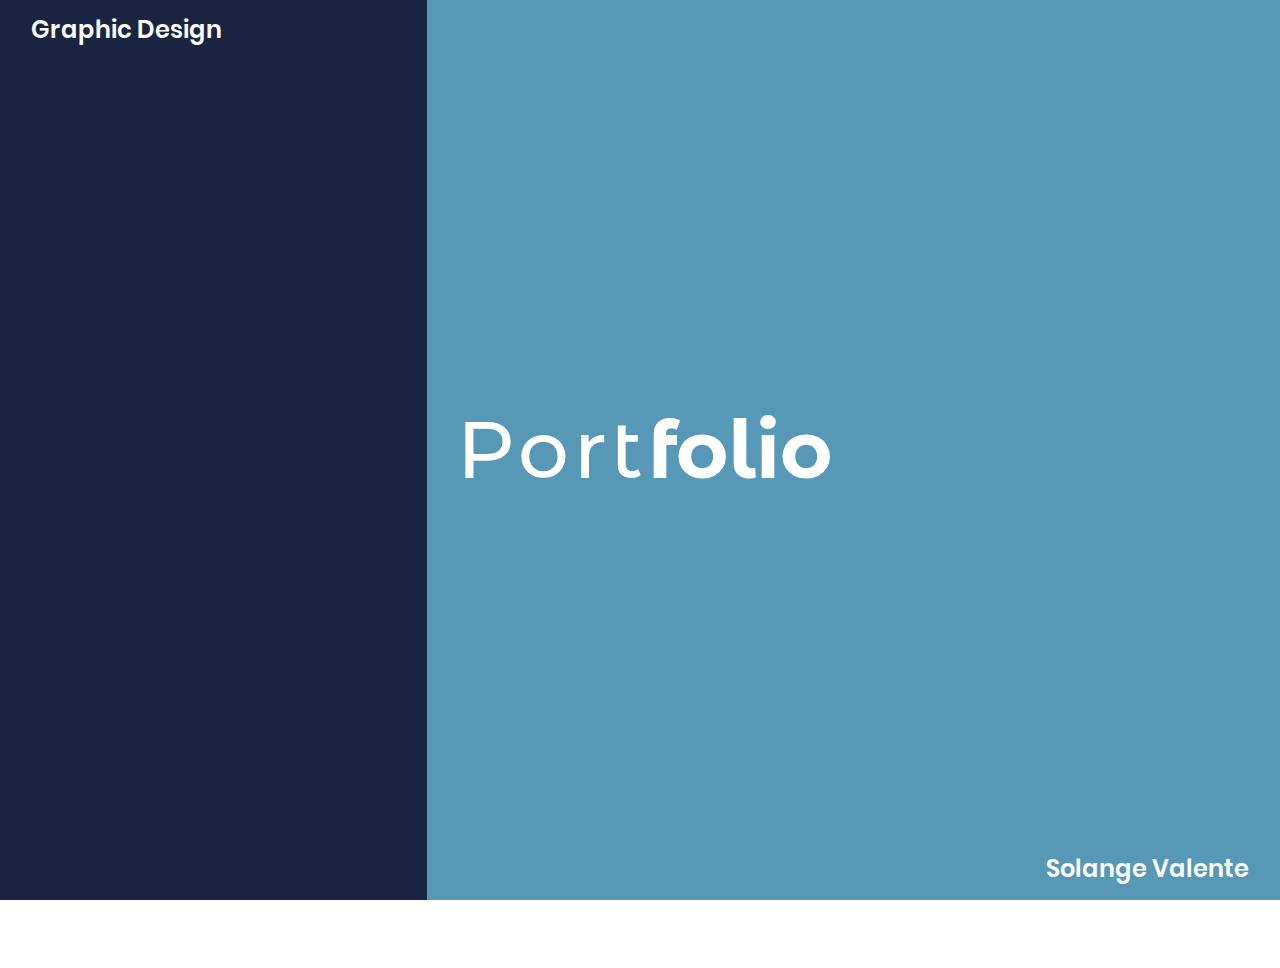
<file: index.html>
<!doctype html>
<html lang="es">
<head>
    <meta charset="UTF-8"/>
    <title>Portfolio</title>
    <meta name="theme-color" content="#3c790a">
    <meta name="author" content="Solange Valente">
    <meta name="keywords" content="portfolio, graphic design, cv">
    <meta name="viewport" content="width=device-width, initial-scale=1.0, maximum-scale=1.0, user-scalable=no, shrink-to-fit=no">
    <link href="css/mobile.css" rel="stylesheet" media="all and (max-width: 992px)">
    <link href="css/desktop.css" rel="stylesheet" media="all and (min-width: 993px)">
</head>
<body>
<!-- Landing -->

<section class="landing">
    <div class="row h-100">
        <div class="col-sm-12 col-md-4 col-lg-4 fondo-azul"><h1 class="d-block landing__trabajo">Graphic Design</h1></div>
        <div class="col-sm-12 col-md-4 col-lg-4 fondo-celeste">
            <div class="row align-items-center h-100">
                <div class="col-12"></div>
                <div class="col-12 logotipo text-center">
                    <span class="logotipo-uno">Port</span><span class="logotipo-dos">folio</span>
                </div>
                <div class="col-12 demo" id="flecha">
                    <a class="landing__link" href="_about.html">
                        <span></span>
                        <span></span>
                        <span></span>
                    </a>
                </div>
            </div>
        </div>
        <div class="col-sm-12 col-md-4 col-lg-4 fondo-celeste d-flex justify-content-end align-items-end">
            <h1 class="d-block landing__nombre">Solange Valente</h1>
        </div>
    </div>
</section>

<!-- End Landing -->



<!-- JavaScript y Jquery importados -->
    <!-- Bootstrap -->
    <script src="js/jquery-3.5.1.min.js"></script>
    <script src="js/bootstrap.bundle.min.js"></script>
    <!-- Aos -->
    <script src="js/aos.js"></script>
    <script>
        AOS.init();
    </script>
<!-- End JavaScript y Jquery importados -->
</body>
</html>
</file>
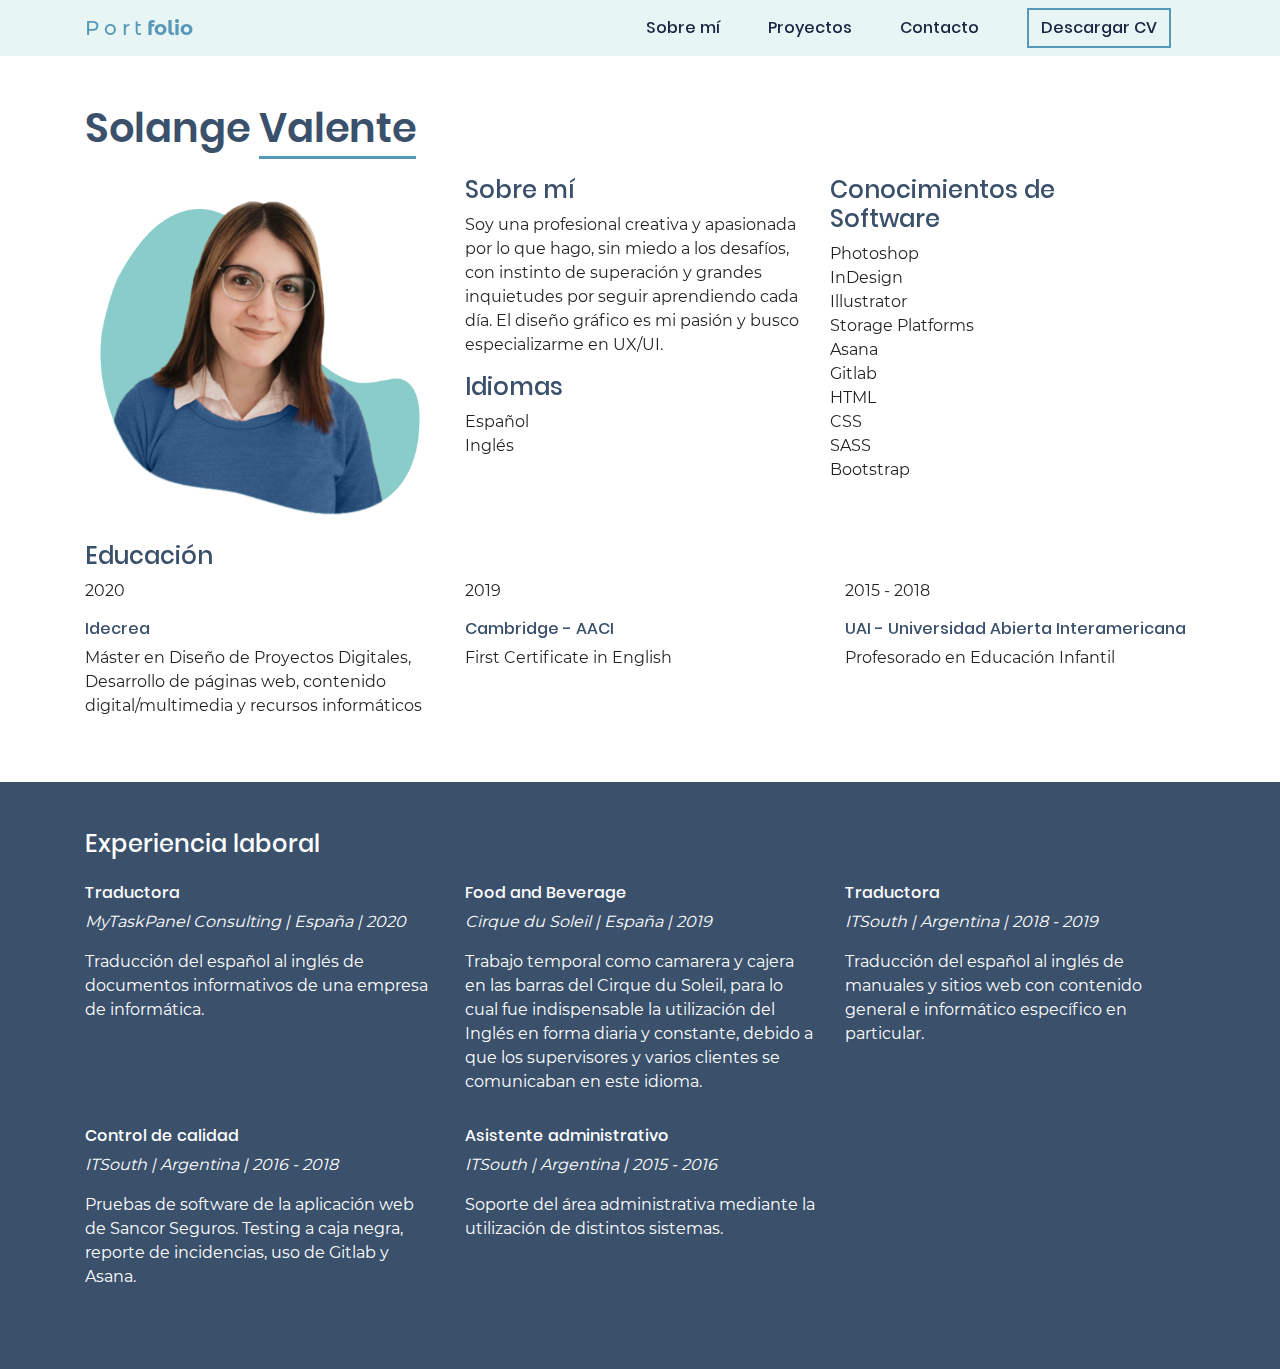
<file: _about.html>
<!DOCTYPE html>
<html lang="en">
<head>
    <meta charset="UTF-8">
    <title>Portfolio</title>
    <meta name="theme-color" content="#3c790a">
    <meta name="author" content="Solange Valente">
    <meta name="keywords" content="portfolio, graphic design, cv">
    <meta name="viewport" content="width=device-width, initial-scale=1.0, maximum-scale=1.0, user-scalable=no, shrink-to-fit=no">
    <link href="css/mobile.css" rel="stylesheet" media="all and (max-width: 992px)">
    <link href="css/desktop.css" rel="stylesheet" media="all and (min-width: 993px)">
</head>
<body>
<!-- Barra de Menú -->
<header class="header headroom">
    <nav class="menu navbar navbar-expand-lg navbar-light">
        <div class="container">
            <a class="navbar-brand logotipo" href="index.html">
                <span class="logotipo-uno">Port</span><span class="logotipo-dos">folio</span>
            </a>
            <button class="navbar-toggler" type="button"
                    aria-controls="navbarSupportedContent" aria-expanded="false" aria-label="Toggle navigation"
                    onclick="document.querySelector('#navbarSupportedContent').classList.toggle('show')">
                <span class="navbar-toggler-icon"></span>
            </button>
            <div class="menu__navbar collapse navbar-collapse" id="navbarSupportedContent">
                <ul class="navbar-nav menu__ul" id="navbar-nav">
                    <li class="nav-item"><a href="_about.html" class="menu__link mx-4 text-center">Sobre mí</a>
                    </li>
                    <li class="nav-item"><a href="_proyectos.html" class="menu__link mx-4 text-center">Proyectos</a>
                    </li>
                    <li class="nav-item"><a href="_contacto.html" class="menu__link mx-4 text-center">Contacto</a>
                    </li>
                    <li class="nav-item"><a href="docs/cv_solange-valente.pdf" download class="menu__boton btn btn-outline mx-4 text-center">Descargar CV</a>
                    </li>
                </ul>
            </div>
        </div>
    </nav>
</header>
<!-- End Barra de Menú -->

<!-- Sobre mí -->
<section class="about mt-menu" id="about">
    <div class="container py-5">
        <div class="row">
            <div class="col-sm-12 mb-3"><h1 class="about__nombre">Solange <span class="borde-verde">Valente</span></h1></div>
            <div class="col-sm-12 col-md-6 col-lg-4 mb-3"
                 data-aos="fade-right"
                 data-aos-duration="1500"
                 data-aos-easing="ease-in-sine">
                <img class="w-100" src="img/cv%20versión%201%20sin%20fondo.png" alt="">
            </div>
            <div class="col-sm-12 col-md-6 col-lg-8 row"
                 data-aos="fade-left"
                 data-aos-duration="1500"
                 data-aos-easing="ease-in-sine">
                <div class="col-sm-12 col-md-12 col-lg-6">
                    <h2>Sobre mí</h2>
                    <p class="mb-3">Soy una profesional creativa y apasionada por lo que hago, sin miedo a los desafíos, con
                        instinto de superación y grandes inquietudes por seguir aprendiendo cada día. El diseño
                        gráfico es mi pasión y busco especializarme en UX/UI.</p>
                    <h2>Idiomas</h2>
                    <p class="my-0">Español</p>
                    <p class="mb-3">Inglés</p>
                </div>
                <div class="col-sm-12 col-md-12 col-lg-6 mb-3" data-aos="fade-left"
                     data-aos-duration="1500"
                     data-aos-easing="ease-in-sine">
                    <h2>Conocimientos de Software</h2>
                    <p class="mb-0">Photoshop </p>
                    <p class="my-0">InDesign</p>
                    <p class="my-0">Illustrator</p>
                    <p class="my-0">Storage Platforms</p>
                    <p class="my-0">Asana</p>
                    <p class="my-0">Gitlab</p>
                    <p class="my-0">HTML</p>
                    <p class="my-0">CSS</p>
                    <p class="my-0">SASS</p>
                    <p class="mt-0">Bootstrap</p>
                </div>
            </div>
            <div class="col-12 educacion" data-aos="fade-right"
                 data-aos-duration="1500"
                 data-aos-easing="ease-in-sine">
                <h2>Educación</h2>
                <div class="row">
                    <div class="col-sm-12 col-md-6 col-lg-4">
                        <p class="educacion__año">2020</p>
                        <h3 class="educacion__lugar">Idecrea</h3>
                        <p class="educacion__descripcion">
                            Máster en Diseño de Proyectos Digitales, Desarrollo de páginas web, contenido digital/multimedia y recursos informáticos
                        </p>
                    </div>
                    <div class="col-sm-12 col-md-6 col-lg-4">
                        <p class="educacion__año">2019</p>
                        <h3 class="educacion__lugar">Cambridge - AACI</h3>
                        <p class="educacion__descripcion">
                            First Certificate in English
                        </p>
                    </div>
                    <div class="col-sm-12 col-md-6 col-lg-4">
                        <p class="educacion__año">2015 - 2018</p>
                        <h3 class="educacion__lugar">UAI - Universidad Abierta Interamericana</h3>
                        <p class="educacion__descripcion">
                            Profesorado en Educación Infantil
                        </p>
                    </div>
                </div>
            </div>
        </div>
    </div>
    <div class="experiencia py-5">
        <div class="container">
            <div class="row">
                <div class="col-12">
                    <h2 class="mb-4">Experiencia laboral</h2>
                    <div class="row">
                        <div class="col-sm-12 col-md-6 col-lg-4 mb-3">
                            <h3 class="experiencia__puesto">Traductora</h3>
                            <p class="experiencia__lugar font-italic">MyTaskPanel Consulting | España | 2020</p>
                            <p class="experiencia__descripcion">
                                Traducción del español al inglés de documentos informativos de una empresa de informática.
                            </p>
                        </div>
                        <div class="col-sm-12 col-md-6 col-lg-4 mb-3">
                            <h3 class="experiencia__puesto">Food and Beverage</h3>
                            <p class="experiencia__lugar font-italic">Cirque du Soleil | España | 2019</p>
                            <p class="experiencia__descripcion">
                                Trabajo temporal como camarera y cajera en las barras del Cirque du Soleil, para lo cual fue indispensable la utilización del Inglés en forma diaria y constante, debido a que los supervisores y varios clientes se comunicaban en este idioma.
                            </p>
                        </div>
                        <div class="col-sm-12 col-md-6 col-lg-4 mb-3">
                            <h3 class="experiencia__puesto">Traductora</h3>
                            <p class="experiencia__lugar font-italic">ITSouth | Argentina | 2018 - 2019</p>
                            <p class="experiencia__descripcion">
                                Traducción del español al inglés de manuales y sitios web con contenido general e informático específico en particular.
                            </p>
                        </div>
                        <div class="col-sm-12 col-md-6 col-lg-4 mb-3">
                            <h3 class="experiencia__puesto">Control de calidad</h3>
                            <p class="experiencia__lugar font-italic">ITSouth | Argentina | 2016 - 2018</p>
                            <p class="experiencia__descripcion">
                                Pruebas de software de la aplicación web de Sancor Seguros. Testing a caja negra, reporte de incidencias, uso de Gitlab y Asana.
                            </p>
                        </div>
                        <div class="col-sm-12 col-md-6 col-lg-4 mb-3">
                            <h3 class="experiencia__puesto">Asistente administrativo</h3>
                            <p class="experiencia__lugar font-italic">ITSouth | Argentina | 2015 - 2016</p>
                            <p class="experiencia__descripcion">
                                Soporte del área administrativa mediante la utilización de distintos sistemas.
                            </p>
                        </div>
                    </div>
                </div>
            </div>
        </div>
    </div>
</section>
</div>
<!-- End Sobre mí -->

<!-- JavaScript y Jquery importados -->
    <!-- Bootstrap -->
    <script src="js/jquery-3.5.1.min.js"></script>
    <script src="js/bootstrap.bundle.min.js"></script>
    <!-- Headroom - Animacion ocultar o mostrar <header> -->
    <script src="js/headroom.min.js"></script>
    <script>
        // grab an element
        var myElement = document.querySelector("header");
        // construct an instance of Headroom, passing the element
        var headroom  = new Headroom(myElement);
        // initialise
        headroom.init();
    </script>
    <!-- Aos -->
    <script src="js/aos.js"></script>
    <script>
        AOS.init();
    </script>
<!-- End JavaScript y Jquery importados -->
</body>
</html>
</file>
